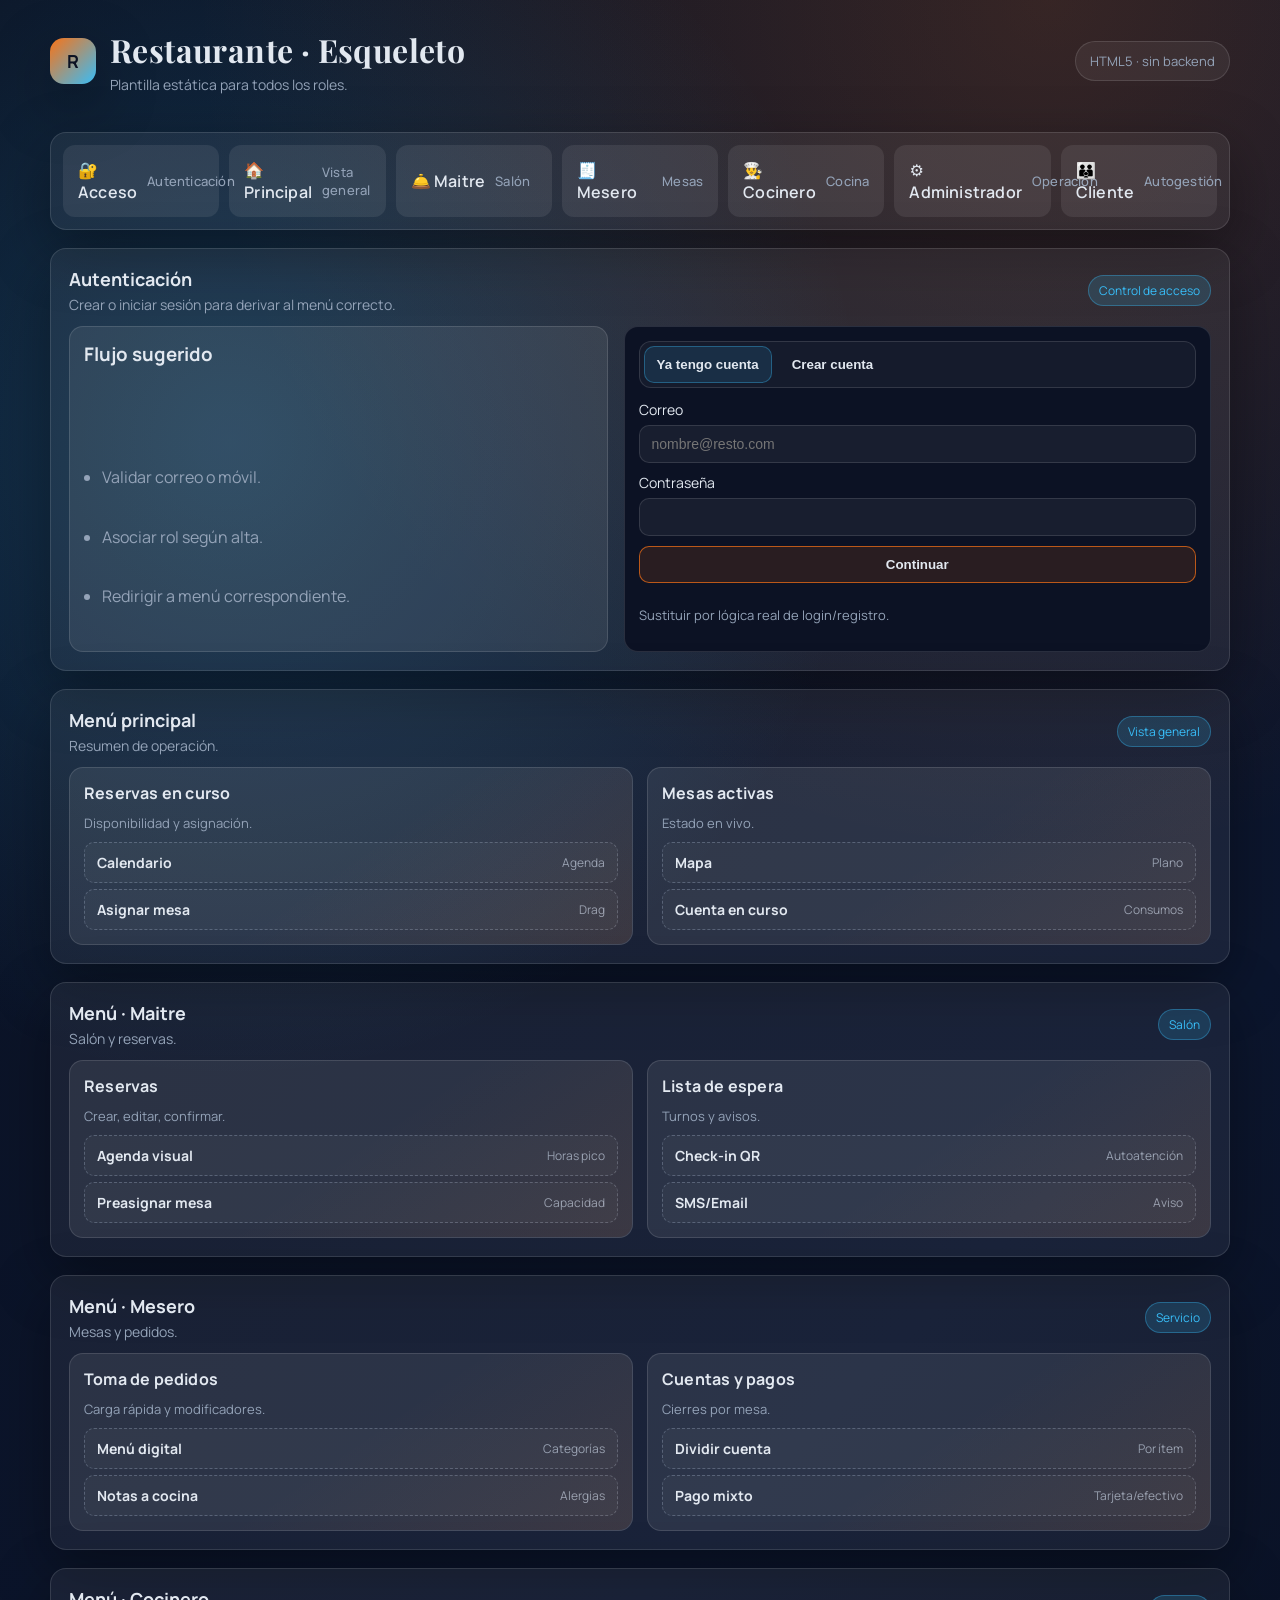
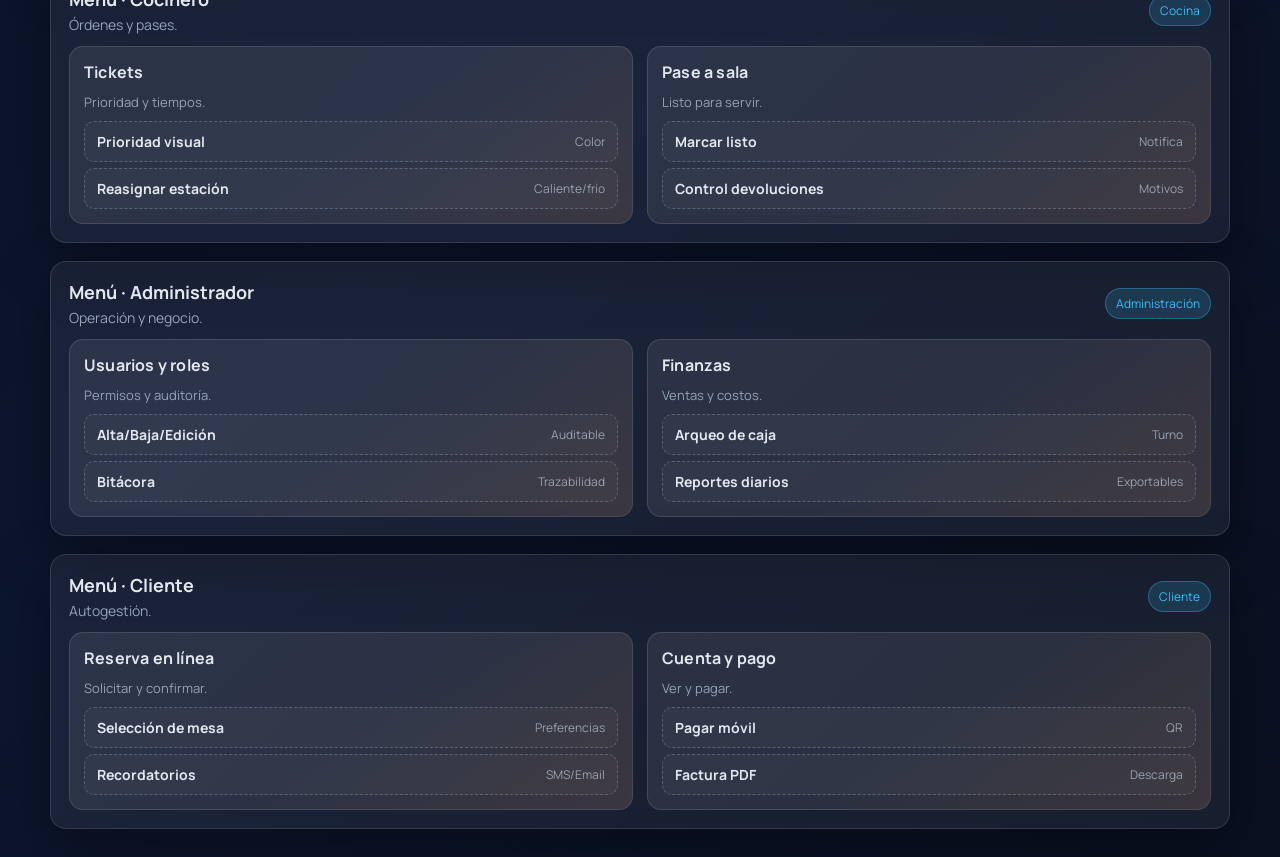
<file: esqueleto.html>
<!doctype html>
<html lang="es">
<head>
  <meta charset="utf-8">
  <meta name="viewport" content="width=device-width, initial-scale=1">
  <title>Restaurante · Esqueleto HTML</title>
  <link rel="preconnect" href="https://fonts.googleapis.com">
  <link rel="preconnect" href="https://fonts.gstatic.com" crossorigin>
  <link href="https://fonts.googleapis.com/css2?family=Manrope:wght@400;600;700&family=Playfair+Display:wght@600&display=swap" rel="stylesheet">
  <link rel="stylesheet" href="css/estilo.css">
</head>
<body>
  <div class="page">
  <header>
    <div class="brand">
      <div class="brand-mark">R</div>
      <div>
        <h1>Restaurante · Esqueleto</h1>
        <p class="tagline">Plantilla estática para todos los roles.</p>
      </div>
    </div>
    <div class="pill">HTML5 · sin backend</div>
  </header>

  <nav aria-label="Menú principal">
    <div class="nav-grid">
      <a class="nav-link" href="#acceso"><div>🔐 Acceso</div><span>Autenticación</span></a>
      <a class="nav-link" href="#principal"><div>🏠 Principal</div><span>Vista general</span></a>
      <a class="nav-link" href="#maitre"><div>🛎️ Maitre</div><span>Salón</span></a>
      <a class="nav-link" href="#mesero"><div>🧾 Mesero</div><span>Mesas</span></a>
      <a class="nav-link" href="#cocinero"><div>👨‍🍳 Cocinero</div><span>Cocina</span></a>
      <a class="nav-link" href="#admin"><div>⚙️ Administrador</div><span>Operación</span></a>
      <a class="nav-link" href="#cliente"><div>🧑‍🧑‍🧒 Cliente</div><span>Autogestión</span></a>
    </div>
  </nav>

  <main>
    <section id="acceso">
      <div class="section-head">
        <div>
          <h2 class="section-title">Autenticación</h2>
          <p class="section-subtitle">Crear o iniciar sesión para derivar al menú correcto.</p>
        </div>
        <span class="badge">Control de acceso</span>
      </div>
      <div class="auth-panel">
        <div class="auth-copy">
          <h3>Flujo sugerido</h3>
          <ul>
            <li>Validar correo o móvil.</li>
            <li>Asociar rol según alta.</li>
            <li>Redirigir a menú correspondiente.</li>
          </ul>
        </div>
        <div class="auth-box">
          <div class="tabs">
            <button type="button" class="tab active">Ya tengo cuenta</button>
            <button type="button" class="tab">Crear cuenta</button>
          </div>
          <div class="form-grid">
            <label class="form-control">Correo
              <input placeholder="nombre@resto.com">
            </label>
            <label class="form-control">Contraseña
              <input type="password">
            </label>
            <button class="btn primary" type="button">Continuar</button>
            <p class="helper-text">Sustituir por lógica real de login/registro.</p>
          </div>
        </div>
      </div>
    </section>

    <section id="principal">
      <div class="section-head">
        <div>
          <h2 class="section-title">Menú principal</h2>
          <p class="section-subtitle">Resumen de operación.</p>
        </div>
        <span class="badge">Vista general</span>
      </div>
      <div class="grid">
        <article class="card">
          <div class="role">Reservas en curso</div>
          <p class="meta">Disponibilidad y asignación.</p>
          <ul class="actions">
            <li><div class="action-text"><strong>Calendario</strong></div><span class="tag">Agenda</span></li>
            <li><div class="action-text"><strong>Asignar mesa</strong></div><span class="tag">Drag</span></li>
          </ul>
        </article>
        <article class="card">
          <div class="role">Mesas activas</div>
          <p class="meta">Estado en vivo.</p>
          <ul class="actions">
            <li><div class="action-text"><strong>Mapa</strong></div><span class="tag">Plano</span></li>
            <li><div class="action-text"><strong>Cuenta en curso</strong></div><span class="tag">Consumos</span></li>
          </ul>
        </article>
      </div>
    </section>

    <section id="maitre">
      <div class="section-head">
        <div><h2 class="section-title">Menú · Maitre</h2><p class="section-subtitle">Salón y reservas.</p></div>
        <span class="badge">Salón</span>
      </div>
      <div class="grid">
        <article class="card">
          <div class="role">Reservas</div>
          <p class="meta">Crear, editar, confirmar.</p>
          <ul class="actions">
            <li><div class="action-text"><strong>Agenda visual</strong></div><span class="tag">Horas pico</span></li>
            <li><div class="action-text"><strong>Preasignar mesa</strong></div><span class="tag">Capacidad</span></li>
          </ul>
        </article>
        <article class="card">
          <div class="role">Lista de espera</div>
          <p class="meta">Turnos y avisos.</p>
          <ul class="actions">
            <li><div class="action-text"><strong>Check-in QR</strong></div><span class="tag">Autoatención</span></li>
            <li><div class="action-text"><strong>SMS/Email</strong></div><span class="tag">Aviso</span></li>
          </ul>
        </article>
      </div>
    </section>

    <section id="mesero">
      <div class="section-head">
        <div><h2 class="section-title">Menú · Mesero</h2><p class="section-subtitle">Mesas y pedidos.</p></div>
        <span class="badge">Servicio</span>
      </div>
      <div class="grid">
        <article class="card">
          <div class="role">Toma de pedidos</div>
          <p class="meta">Carga rápida y modificadores.</p>
          <ul class="actions">
            <li><div class="action-text"><strong>Menú digital</strong></div><span class="tag">Categorías</span></li>
            <li><div class="action-text"><strong>Notas a cocina</strong></div><span class="tag">Alergias</span></li>
          </ul>
        </article>
        <article class="card">
          <div class="role">Cuentas y pagos</div>
          <p class="meta">Cierres por mesa.</p>
          <ul class="actions">
            <li><div class="action-text"><strong>Dividir cuenta</strong></div><span class="tag">Por ítem</span></li>
            <li><div class="action-text"><strong>Pago mixto</strong></div><span class="tag">Tarjeta/efectivo</span></li>
          </ul>
        </article>
      </div>
    </section>

    <section id="cocinero">
      <div class="section-head">
        <div><h2 class="section-title">Menú · Cocinero</h2><p class="section-subtitle">Órdenes y pases.</p></div>
        <span class="badge">Cocina</span>
      </div>
      <div class="grid">
        <article class="card">
          <div class="role">Tickets</div>
          <p class="meta">Prioridad y tiempos.</p>
          <ul class="actions">
            <li><div class="action-text"><strong>Prioridad visual</strong></div><span class="tag">Color</span></li>
            <li><div class="action-text"><strong>Reasignar estación</strong></div><span class="tag">Caliente/frío</span></li>
          </ul>
        </article>
        <article class="card">
          <div class="role">Pase a sala</div>
          <p class="meta">Listo para servir.</p>
          <ul class="actions">
            <li><div class="action-text"><strong>Marcar listo</strong></div><span class="tag">Notifica</span></li>
            <li><div class="action-text"><strong>Control devoluciones</strong></div><span class="tag">Motivos</span></li>
          </ul>
        </article>
      </div>
    </section>

    <section id="admin">
      <div class="section-head">
        <div><h2 class="section-title">Menú · Administrador</h2><p class="section-subtitle">Operación y negocio.</p></div>
        <span class="badge">Administración</span>
      </div>
      <div class="grid">
        <article class="card">
          <div class="role">Usuarios y roles</div>
          <p class="meta">Permisos y auditoría.</p>
          <ul class="actions">
            <li><div class="action-text"><strong>Alta/Baja/Edición</strong></div><span class="tag">Auditable</span></li>
            <li><div class="action-text"><strong>Bitácora</strong></div><span class="tag">Trazabilidad</span></li>
          </ul>
        </article>
        <article class="card">
          <div class="role">Finanzas</div>
          <p class="meta">Ventas y costos.</p>
          <ul class="actions">
            <li><div class="action-text"><strong>Arqueo de caja</strong></div><span class="tag">Turno</span></li>
            <li><div class="action-text"><strong>Reportes diarios</strong></div><span class="tag">Exportables</span></li>
          </ul>
        </article>
      </div>
    </section>

    <section id="cliente">
      <div class="section-head">
        <div><h2 class="section-title">Menú · Cliente</h2><p class="section-subtitle">Autogestión.</p></div>
        <span class="badge">Cliente</span>
      </div>
      <div class="grid">
        <article class="card">
          <div class="role">Reserva en línea</div>
          <p class="meta">Solicitar y confirmar.</p>
          <ul class="actions">
            <li><div class="action-text"><strong>Selección de mesa</strong></div><span class="tag">Preferencias</span></li>
            <li><div class="action-text"><strong>Recordatorios</strong></div><span class="tag">SMS/Email</span></li>
          </ul>
        </article>
        <article class="card">
          <div class="role">Cuenta y pago</div>
          <p class="meta">Ver y pagar.</p>
          <ul class="actions">
            <li><div class="action-text"><strong>Pagar móvil</strong></div><span class="tag">QR</span></li>
            <li><div class="action-text"><strong>Factura PDF</strong></div><span class="tag">Descarga</span></li>
          </ul>
        </article>
      </div>
    </section>
  </main>
</div>
</body>
</html>
</file>
<file: css/estilo.css>
:root {
  --bg: #0f172a;
  --panel: rgba(255, 255, 255, 0.06);
  --card: rgba(255, 255, 255, 0.08);
  --stroke: rgba(255, 255, 255, 0.12);
  --accent: #f97316;
  --accent-2: #38bdf8;
  --text: #e2e8f0;
  --muted: #94a3b8;
  --shadow: 0 20px 60px rgba(0, 0, 0, 0.35);
  --radius: 16px;
}
* {
  box-sizing: border-box;
}
body {
  margin: 0;
  font-family: 'Manrope', system-ui, -apple-system, sans-serif;
  background: radial-gradient(circle at 18% 18%, rgba(56, 189, 248, 0.2), transparent 28%),
              radial-gradient(circle at 82% 0%, rgba(249, 115, 22, 0.18), transparent 32%),
              linear-gradient(135deg, #0b1223, #0c162e 60%, #0a1020);
  color: var(--text);
  min-height: 100vh;
  padding: 28px;
  scroll-behavior: smooth;
}
.page {
  max-width: 1180px;
  margin: 0 auto;
  display: grid;
  gap: 18px;
}
a {
  color: inherit;
}
header {
  display: flex;
  align-items: center;
  justify-content: space-between;
  gap: 16px;
  margin-bottom: 20px;
}
.brand {
  display: flex;
  align-items: center;
  gap: 14px;
}
.brand-mark {
  width: 46px;
  height: 46px;
  border-radius: 14px;
  background: linear-gradient(135deg, var(--accent), var(--accent-2));
  display: grid;
  place-items: center;
  color: #0b1223;
  font-weight: 700;
  font-size: 18px;
  box-shadow: var(--shadow);
}
h1 {
  margin: 0;
  font-family: 'Playfair Display', serif;
  letter-spacing: 0.4px;
  font-size: clamp(22px, 4vw, 32px);
}
.tagline {
  color: var(--muted);
  margin: 4px 0 0;
  font-size: 14px;
}
.pill {
  display: inline-flex;
  align-items: center;
  gap: 8px;
  padding: 10px 14px;
  border-radius: 999px;
  border: 1px solid var(--stroke);
  background: var(--panel);
  color: var(--muted);
  font-size: 13px;
}
.user-chip {
  display: inline-flex;
  align-items: center;
  gap: 10px;
  padding: 10px 12px;
  border-radius: 12px;
  border: 1px solid var(--stroke);
  background: var(--panel);
}
.user-chip strong { display: block; }
.user-chip small { color: var(--muted); }
nav {
  background: var(--panel);
  border: 1px solid var(--stroke);
  border-radius: var(--radius);
  padding: 12px;
  box-shadow: var(--shadow);
}
.nav-grid {
  display: grid;
  grid-template-columns: repeat(auto-fit, minmax(130px, 1fr));
  gap: 10px;
}
.nav-link {
  text-decoration: none;
  color: var(--text);
  padding: 12px 14px;
  border-radius: 12px;
  border: 1px solid transparent;
  background: var(--card);
  display: flex;
  align-items: center;
  gap: 10px;
  transition: transform 160ms ease, border-color 160ms ease, background 160ms ease;
  font-weight: 600;
  letter-spacing: 0.2px;
  min-height: 72px;
}
.nav-link:hover {
  transform: translateY(-2px);
  border-color: rgba(249, 115, 22, 0.5);
  background: rgba(249, 115, 22, 0.09);
}
.nav-link span {
  font-size: 13px;
  color: var(--muted);
  font-weight: 500;
}
main {
  display: grid;
  gap: 18px;
}
section {
  border: 1px solid var(--stroke);
  background: var(--panel);
  border-radius: var(--radius);
  padding: 18px;
  box-shadow: var(--shadow);
}
.section-head {
  display: flex;
  justify-content: space-between;
  align-items: center;
  gap: 12px;
  margin-bottom: 12px;
}
.section-title {
  margin: 0;
  font-size: 18px;
}
.section-subtitle {
  color: var(--muted);
  margin: 4px 0 0;
  font-size: 14px;
}
.badge {
  padding: 6px 10px;
  border-radius: 999px;
  background: rgba(56, 189, 248, 0.16);
  color: var(--accent-2);
  border: 1px solid rgba(56, 189, 248, 0.35);
  font-size: 12px;
}
.grid {
  display: grid;
  grid-template-columns: repeat(auto-fit, minmax(240px, 1fr));
  gap: 14px;
}
.card {
  border: 1px solid var(--stroke);
  background: var(--card);
  border-radius: 14px;
  padding: 14px;
  display: grid;
  gap: 10px;
  position: relative;
  overflow: hidden;
  transition: transform 160ms ease, border-color 160ms ease, background 160ms ease;
}
.card:hover {
  transform: translateY(-3px);
  border-color: rgba(56, 189, 248, 0.45);
  background: rgba(255, 255, 255, 0.08);
}
.card::after {
  content: "";
  position: absolute;
  inset: 0;
  background: linear-gradient(145deg, transparent 50%, rgba(249, 115, 22, 0.08));
  pointer-events: none;
}
.role {
  font-weight: 700;
  font-size: 16px;
  letter-spacing: 0.2px;
}
.meta {
  color: var(--muted);
  font-size: 13px;
  margin: 0;
}
ul.actions {
  list-style: none;
  padding: 0;
  margin: 0;
  display: grid;
  gap: 6px;
}
ul.actions li {
  padding: 10px 12px;
  border-radius: 10px;
  border: 1px dashed rgba(148, 163, 184, 0.4);
  background: rgba(255, 255, 255, 0.03);
  display: flex;
  justify-content: space-between;
  align-items: center;
  gap: 8px;
  font-size: 14px;
  color: var(--text);
  cursor: pointer;
  transition: border-color 140ms ease, background 140ms ease;
}
.actions li:hover {
  border-color: rgba(56, 189, 248, 0.6);
  background: rgba(255, 255, 255, 0.06);
}
.actions li:focus-visible {
  outline: 2px solid var(--accent-2);
  outline-offset: 2px;
}
.action-text {
  display: grid;
  gap: 2px;
}
.action-text strong {
  font-size: 14px;
}
.action-text small {
  color: var(--muted);
}
.tag {
  color: var(--muted);
  font-size: 12px;
}
.auth-panel {
  display: grid;
  grid-template-columns: 1.1fr 1.2fr;
  gap: 16px;
  align-items: start;
}
.auth-copy {
  padding: 14px;
  background: var(--card);
  border: 1px solid var(--stroke);
  border-radius: 14px;
  display: grid;
  gap: 10px;
  min-height: 100%;
}
.auth-copy h3 {
  margin: 0;
}
.auth-copy ul {
  margin: 0;
  padding-left: 18px;
  color: var(--muted);
  display: grid;
  gap: 8px;
}
.auth-box {
  padding: 14px;
  background: #0c1224;
  border: 1px solid var(--stroke);
  border-radius: 14px;
  display: grid;
  gap: 12px;
  min-height: 100%;
}
.tabs {
  display: inline-flex;
  gap: 8px;
  background: rgba(255, 255, 255, 0.04);
  border: 1px solid var(--stroke);
  padding: 4px;
  border-radius: 12px;
}
.tab {
  border: none;
  background: transparent;
  color: var(--text);
  padding: 10px 12px;
  border-radius: 10px;
  cursor: pointer;
  font-weight: 700;
}
.tab.active {
  background: rgba(56, 189, 248, 0.12);
  border: 1px solid rgba(56, 189, 248, 0.35);
}
.form-grid {
  display: grid;
  gap: 10px;
}
label.form-control {
  display: grid;
  gap: 6px;
  font-size: 14px;
}
input,
select,
textarea {
  border-radius: 10px;
  border: 1px solid var(--stroke);
  background: rgba(255, 255, 255, 0.05);
  color: var(--text);
  padding: 10px 12px;
  font-size: 14px;
}
textarea {
  min-height: 80px;
  resize: vertical;
}
.btn {
  padding: 10px 14px;
  border-radius: 10px;
  border: 1px solid var(--stroke);
  background: rgba(255, 255, 255, 0.05);
  color: var(--text);
  cursor: pointer;
  font-weight: 600;
  transition: transform 120ms ease, border-color 140ms ease, background 140ms ease;
}
.btn:hover {
  transform: translateY(-1px);
  border-color: rgba(56, 189, 248, 0.6);
  background: rgba(56, 189, 248, 0.08);
}
.btn.primary {
  border-color: rgba(249, 115, 22, 0.7);
  background: rgba(249, 115, 22, 0.12);
  color: var(--text);
}
.helper-text {
  color: var(--muted);
  font-size: 13px;
}
.activity {
  margin-top: 10px;
  border: 1px dashed rgba(148, 163, 184, 0.45);
  border-radius: 12px;
  padding: 12px;
  background: rgba(255, 255, 255, 0.03);
}
.activity-head {
  display: flex;
  justify-content: space-between;
  align-items: center;
  gap: 10px;
  margin-bottom: 8px;
}
.activity h4 {
  margin: 0;
  font-size: 15px;
}
.activity ul {
  list-style: none;
  padding: 0;
  margin: 0;
  display: grid;
  gap: 6px;
  max-height: 220px;
  overflow: auto;
}
.activity li {
  font-size: 13px;
  color: var(--text);
  border: 1px solid rgba(148, 163, 184, 0.35);
  border-radius: 10px;
  padding: 8px 10px;
  background: rgba(255, 255, 255, 0.02);
}
.toast {
  position: fixed;
  left: 50%;
  bottom: 26px;
  transform: translateX(-50%);
  min-width: 280px;
  max-width: 420px;
  padding: 12px 14px;
  border-radius: 12px;
  background: rgba(15, 23, 42, 0.96);
  color: var(--text);
  border: 1px solid var(--stroke);
  box-shadow: var(--shadow);
  opacity: 0;
  pointer-events: none;
  transition: opacity 180ms ease, transform 180ms ease;
  font-size: 14px;
  text-align: center;
  z-index: 40;
}
.toast.show {
  opacity: 1;
  transform: translate(-50%, -4px);
}
@media (max-width: 768px) {
  body { padding: 16px; }
  .page { max-width: 100%; }
  .auth-panel { grid-template-columns: 1fr; }
  header { flex-direction: column; align-items: flex-start; }
}
</file>
